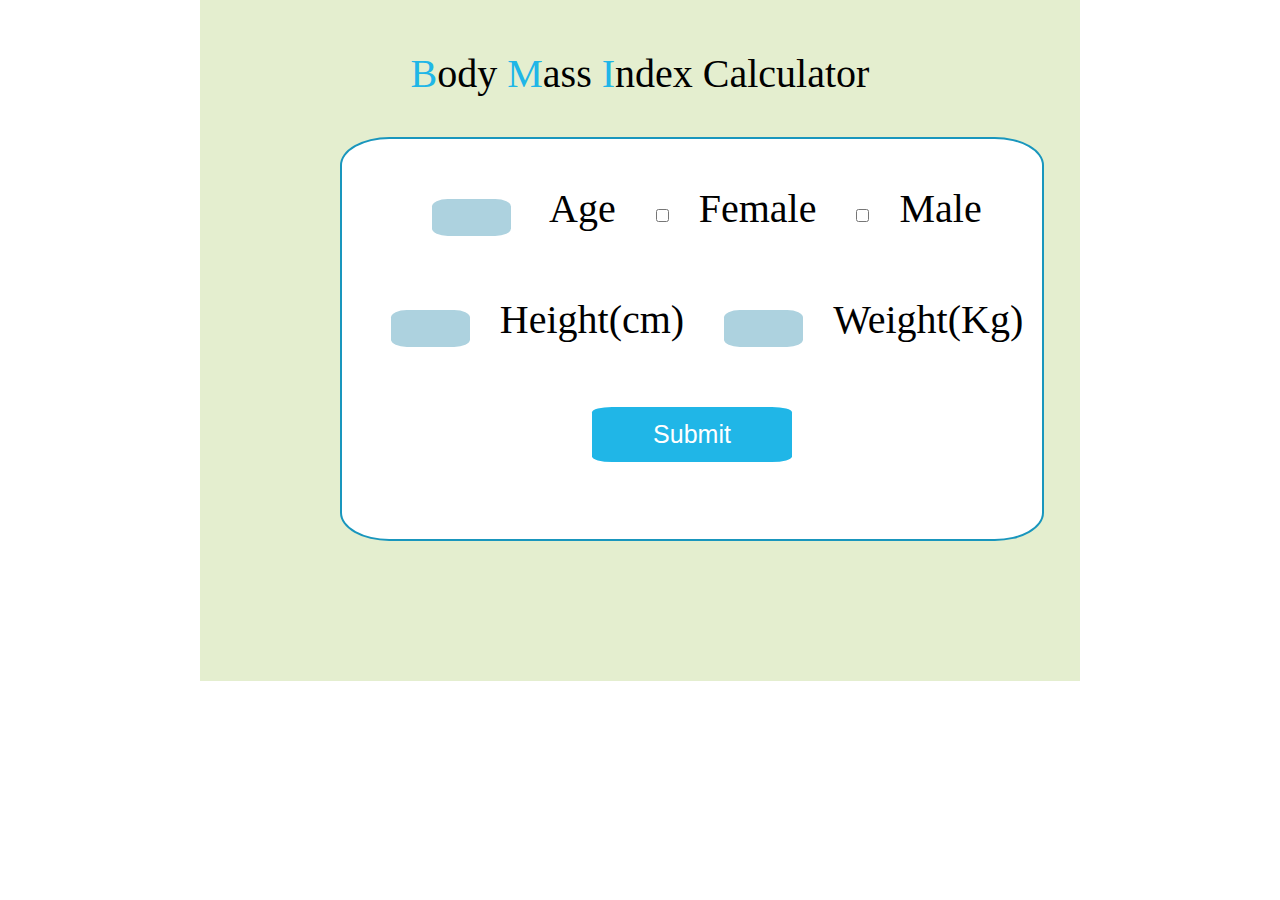
<file: BMI Calculator/index.html>
<!DOCTYPE html>
<html lang="en">
<head>
    <meta charset="UTF-8">
    <meta http-equiv="X-UA-Compatible" content="IE=edge">
    <meta name="viewport" content="width=device-width, initial-scale=1.0">
    <link rel="stylesheet" href="/BMI Calculator/style.css">
    <script src="/BMI Calculator/util.js"></script>
    <title>Body Mass Index Calculator</title>
</head>
<body>
    <div class="main">
        <p> <span>B</span>ody <span>M</span>ass <span>I</span>ndex Calculator </p>
        <div class="formula-UI">
            <div class="container-1">
                <form action="post">
                    <input class="value" id="age" type="text"> Age
                    <input type="checkbox" name="gender" id="female">Female
                    <input type="checkbox" name="gender" id="male">Male
                </form>
            </div>
            <div class="container-2">
                <form action="post">
                    <input class="value" id="height" type="text" name="Height">Height(cm)
                    <input class="value" id="weight" type="text" name="Weight">Weight(Kg)
                </form>
            </div>
            <div >
                <input type="submit" name="Calculate" id="find-BMI" onclick="calculateBMI()">
            </div>
        </div>
        <p id="result"></p>
        <p id="result1"></p>
    </div>
</body>
</html>
</file>
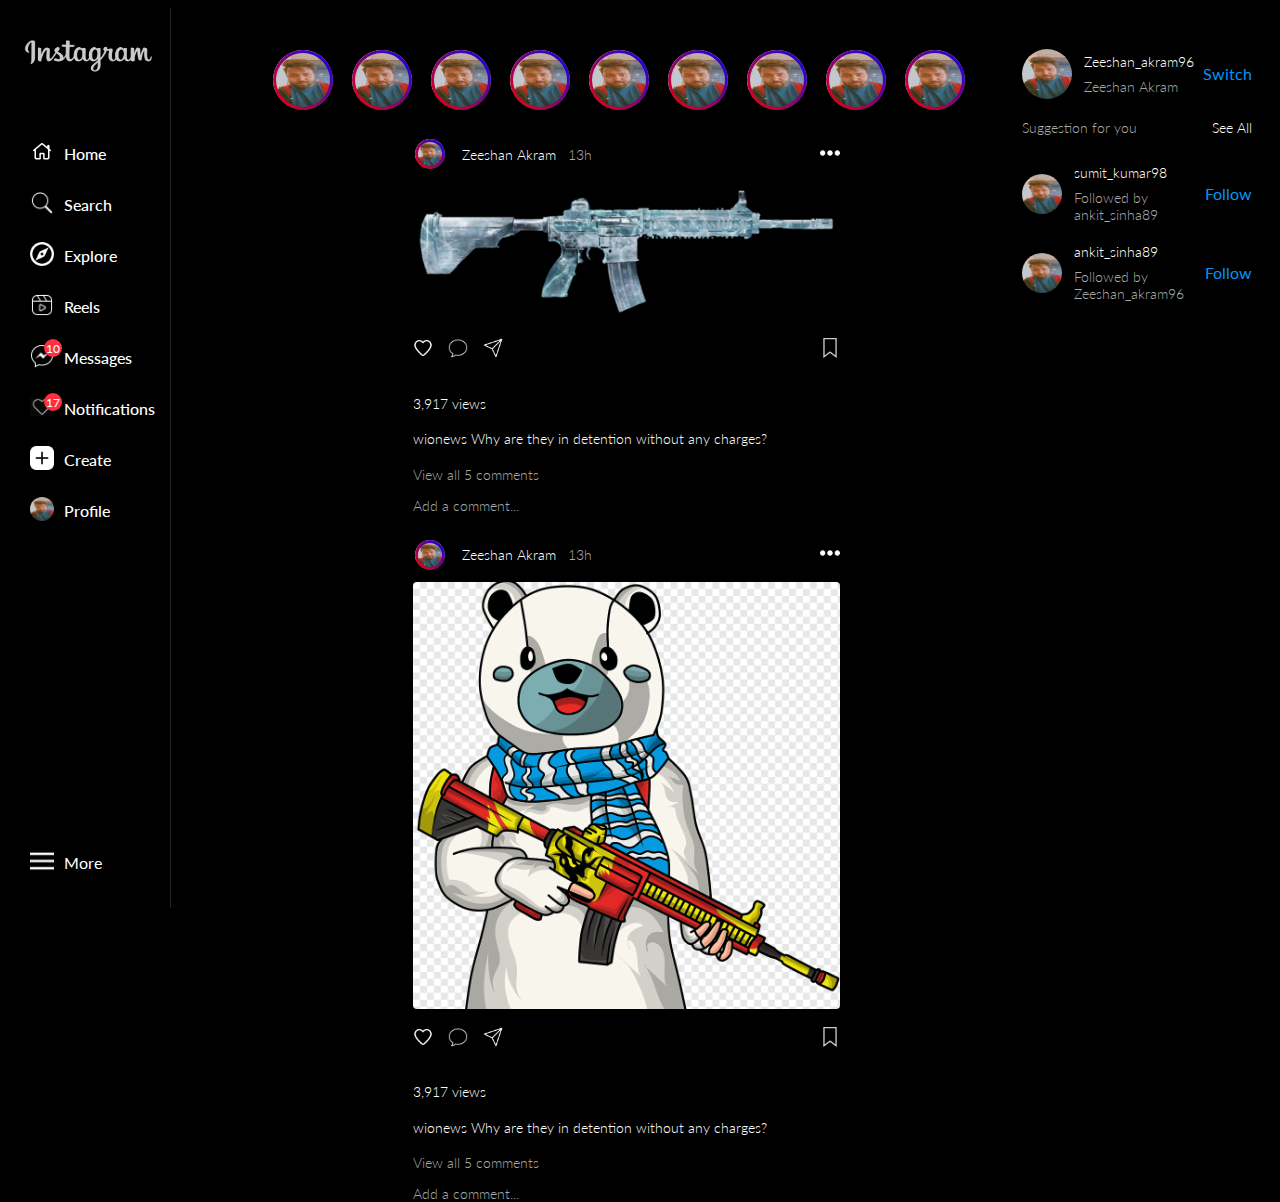
<file: Instagram Clone/index.html>
<!DOCTYPE html>
<html>
    <head>
        <title>Instagram</title>
        <link rel="icon" type="image/x-icon" href="./assets/instagram-icon.png"/>
        <link rel="stylesheet" href="./style.css"/>
        <meta author = "Babloo Mishra" description = "Instagram clone"/>
        <link rel="preconnect" href="https://fonts.googleapis.com">
        <meta name="viewport" content="width=device-width, initial-scale=1">
        <link rel="preconnect" href="https://fonts.gstatic.com" crossorigin>
        <link href="https://fonts.googleapis.com/css2?family=Lato:wght@300;700;900&family=Montserrat:wght@100;300;500;700;900&family=Open+Sans:wght@300;400;700&family=Roboto+Condensed:wght@300;500;400;700&family=Tilt+Prism&display=swap" rel="stylesheet">
    </head>
    <body>
        <div class="main">
            <div class="navigation_container w-15">
                <div>
                <div class="logo_text_wrapper">
                    <img alt = "logo_text" src = "./assets/logo_text.png">
                </div>
                <ul class="navigation_items">
                    <li><a><div class="navigtaion_items_icon"><img alt = "home_icon" src = "./assets/home-icon.png"/></div><p>Home</p></a></li>
                    <li><a><div class="navigtaion_items_icon"><img alt = "search_icon" src = "./assets/Search-icon.png"/></div><p>Search</p></a></li>
                    <li><a><div class="navigtaion_items_icon"><img alt = "explore_icon" src = "./assets/explore-icon.png"/></div><p>Explore</p></a></li>
                    <li><a><div class="navigtaion_items_icon"><img alt = "reels_icon" src = "./assets/reels-icons.png"/></div><p>Reels</p></a></li>
                    <li><a><div class="navigtaion_items_icon"><img alt = "messages_icon" src = "./assets/messenger.png"/><span class="alert_count">10</span></div><p>Messages</p></a></li>
                    <li><a><div class="navigtaion_items_icon"><img alt = "notification_icon" src = "./assets/Notification-icon.png"/><span class="alert_count">17</span></div><p>Notifications</p></a></li>
                    <li><a><div class="navigtaion_items_icon"><img alt = "create_icon" src = "./assets/Create-icon.png"/></div><p>Create</p></a></li>
                    <li><a><div class="navigtaion_items_icon"><img class="profile-photo" alt = "home_icon" src = "./assets/profile.jpg"/></div><p>Profile</p></a></li>
                </ul>
            </div>
                <div class="navigation_footer">
                    <div class="navigtaion_items_icon"><img alt = "home_icon" src = "./assets/hamburger.png"/></div><p>More</p>
                </div>
            </div>
            <div class="posts_container w-60">
                <div class="mobile_view_search">
                    <input class="input_tag" name="search" value = "" placeholder="Search"></input>
                </div>
                <div class="stories_header">
                    <div class="story_image_container">
                        <img class="story_profile" src = "./assets/profile.jpg"/>
                    </div>
                    <div class="story_image_container">
                        <img class="story_profile" src = "./assets/profile.jpg"/>
                    </div>
                    <div class="story_image_container">
                        <img class="story_profile" src = "./assets/profile.jpg"/>
                    </div>
                    <div class="story_image_container">
                        <img class="story_profile" src = "./assets/profile.jpg"/>
                    </div>
                    <div class="story_image_container">
                        <img class="story_profile" src = "./assets/profile.jpg"/>
                    </div>
                    <div class="story_image_container">
                        <img class="story_profile" src = "./assets/profile.jpg"/>
                    </div>
                    <div class="story_image_container">
                        <img class="story_profile" src = "./assets/profile.jpg"/>
                    </div>
                    <div class="story_image_container">
                        <img class="story_profile" src = "./assets/profile.jpg"/>
                    </div>
                    <div class="story_image_container">
                        <img class="story_profile" src = "./assets/profile.jpg"/>
                    </div>
                </div>


                <div class="single_post_container">
                    <div class="single_post">
                        <div class="post_header">
                            <div class="post_profile_section_wrapper">
                                <div class="post_profile_section">
                                    <div class="story_image_container">
                                        <img class="story_profile" src = "./assets/profile.jpg"/>
                                    </div>
                                    <h4 class="profile_name">Zeeshan Akram</h4>
                                    <p class="post_time">13h</p>
                                </div>
                                <div class="dots_wrapper">
                                    <img class="dots" src = "./assets/dots.png">
                                </div>
                            </div>
                        </div>
                        <div class="post_image">
                            <img class="w-100" src = "./assets/post1.png"/>
                        </div>
                        <div class="post_footer">
                            <div class="action_items">
                                <div class="like">
                                    <img alt = "actions_like" src = "./assets/like.png"/>
                                </div>
                                <div class="chat">
                                    <img alt = "actions_comment" src = "./assets/comments.png"/>
                                </div>
                                <div class="share">
                                    <img alt = "actions_share" src = "./assets/share.png"/>
                                </div>
                            </div>
                            <div class="save_btn">
                                <img alt = "actions_bookmark" src = "./assets/bookmark.png"/>
                            </div>
                        </div>
                        <h4 class="profile_name">3,917 views</h4>
                        <h4 class="profile_name">wionews Why are they in detention without any charges?</h4>
                        <p class="post_time">View all 5 comments</p>
                        <p class="post_time">Add a comment...</p>
                    </div>
                    <div class="single_post">
                        <div class="post_header">
                            <div class="post_profile_section_wrapper">
                                <div class="post_profile_section">
                                    <div class="story_image_container">
                                        <img class="story_profile" src = "./assets/profile.jpg"/>
                                    </div>
                                    <h4 class="profile_name">Zeeshan Akram</h4>
                                    <p class="post_time">13h</p>
                                </div>
                                <div class="dots_wrapper">
                                    <img class="dots" src = "./assets/dots.png">
                                </div>
                            </div>
                        </div>
                        <div class="post_image">
                            <img class="w-100" src = "./assets/post2.png"/>
                        </div>
                        <div class="post_footer">
                            <div class="action_items">
                                <div class="like">
                                    <img alt = "actions_like" src = "./assets/like.png"/>
                                </div>
                                <div class="chat">
                                    <img alt = "actions_comment" src = "./assets/comments.png"/>
                                </div>
                                <div class="share">
                                    <img alt = "actions_share" src = "./assets/share.png"/>
                                </div>
                            </div>
                            <div class="save_btn">
                                <img alt = "actions_bookmark" src = "./assets/bookmark.png"/>
                            </div>
                        </div>
                        <h4 class="profile_name">3,917 views</h4>
                        <h4 class="profile_name">wionews Why are they in detention without any charges?</h4>
                        <p class="post_time">View all 5 comments</p>
                        <p class="post_time">Add a comment...</p>
                    </div>
                </div>

            </div>
            <div class="profile_container w-25">
                <div class="profile_header_section">
                    <div class="d-flex">
                        <img class="story_profile" src = "./assets/profile.jpg"/>
                        <div class="profile_description">
                            <p class="profile_name mb_8">Zeeshan_akram96</p>
                            <p class="post_time m_0">Zeeshan Akram</p>
                        </div>
                    </div>
                    <div>
                        <p class="blue_label">Switch</p>
                    </div>
                </div>
                <div class="suggestion_section">
                    <div class="suggestion_header">
                        <p class="post_time m_0">Suggestion for you</p>
                        <p class="profile_name mb_8">See All</p>
                    </div>
                    <div class="profile_header_section">
                        <div class="d-flex">
                            <img class="story_profile" src = "./assets/profile.jpg"/>
                            <div class="profile_description">
                                <p class="profile_name mb_8">sumit_kumar98</p>
                                <p class="post_time m_0">Followed by ankit_sinha89</p>
                            </div>
                        </div>
                        <div>
                            <p class="blue_label">Follow</p>
                        </div>
                    </div>
                    <div class="profile_header_section">
                        <div class="d-flex">
                            <img class="story_profile" src = "./assets/profile.jpg"/>
                            <div class="profile_description">
                                <p class="profile_name mb_8">ankit_sinha89</p>
                                <p class="post_time m_0">Followed by Zeeshan_akram96</p>
                            </div>
                        </div>
                        <div>
                            <p class="blue_label">Follow</p>
                        </div>
                    </div>
                </div>
            </div>
        </div>
    </body>
</html>
</file>
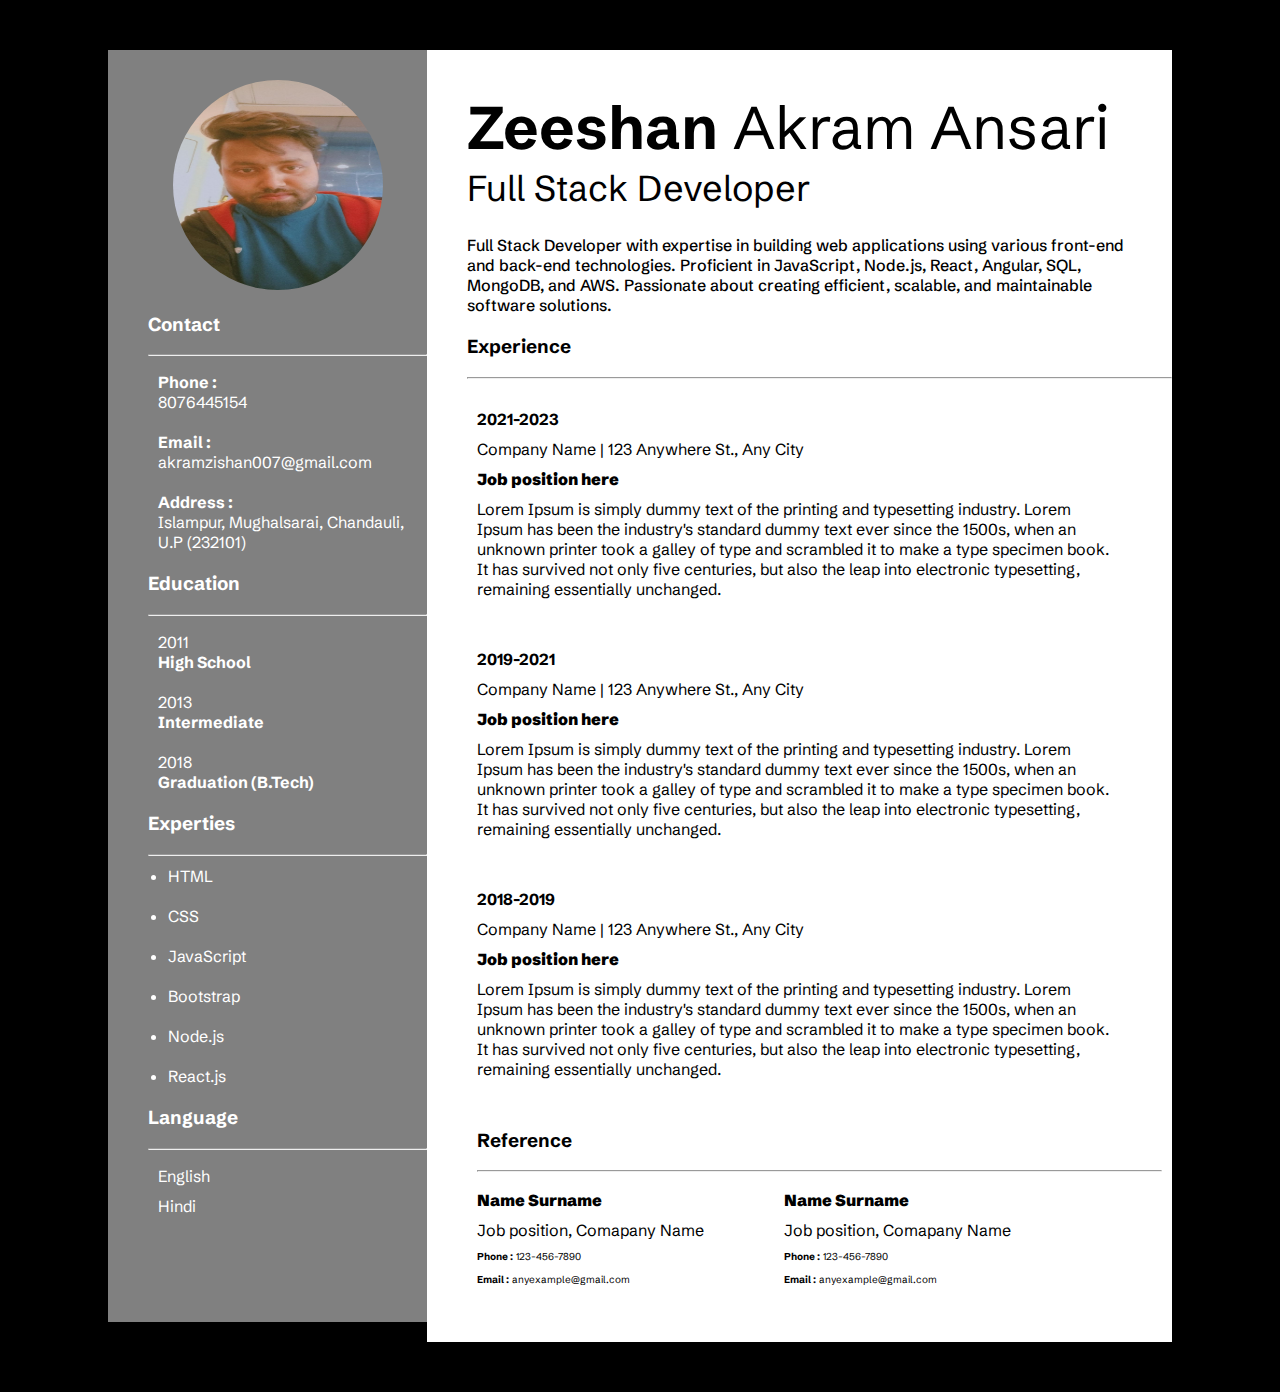
<file: Resume UI/Resume UI.html>
<!DOCTYPE html>
<html lang="en">
<head>
    <meta charset="UTF-8">
    <meta http-equiv="X-UA-Compatible" content="IE=edge">
    <meta name="viewport" content="width=device-width, initial-scale=1.0">
    <title>Resume UI</title>
    <link rel="stylesheet" href="/Resume UI/Resume UI.css">
    <link rel="preconnect" href="https://fonts.googleapis.com">
<link rel="preconnect" href="https://fonts.gstatic.com" crossorigin>
<link href="https://fonts.googleapis.com/css2?family=Schibsted+Grotesk&display=swap" rel="stylesheet">
</head>
<body>
    <div class="main">
        <div class="personal_info">
        <div class="Profile_pic">
            <img src="/Resume UI/Zeeshan pic.jpeg" alt="Profile_pic">
        </div>
        <h3>Contact</h3>
        <hr>
        <ul class="contact_details">
            <li><b>Phone :</b><br> 8076445154</li>
            <li><b>Email : </b><br> akramzishan007@gmail.com</li>
            <li><b>Address : </b><br> Islampur, Mughalsarai, Chandauli, U.P (232101)</li>
        </ul>
        <h3>Education</h3>
        <hr>
        <ul class="education_details">
            <li> 2011 <br><b>High School</b></li>
            <li> 2013 <br><b>Intermediate</b></li>
            <li> 2018 <br><b>Graduation (B.Tech)</b></li>
        </ul>
        <h3>Experties</h3>
        <hr>
        <ul class="experties_details">
            <li> HTML</li>
            <li>CSS</li>
            <li>JavaScript</li>
            <li>Bootstrap</li>
            <li>Node.js</li>
            <li>React.js</li>
        </ul>
        <h3>Language</h3>
        <hr>
        <ul class="language_details">
            <li> English</li>
            <li> Hindi</li>
        </ul>
        </div>
         <div class="Experience_info">
        <p class="title_name"><b>Zeeshan</b> Akram Ansari</p>
        <p class="job_role">Full Stack Developer</p>
        <p class="objective">Full Stack Developer with expertise in building web applications using various front-end and back-end technologies. Proficient in JavaScript, Node.js, React, Angular, SQL, MongoDB, and AWS. Passionate about creating efficient, scalable, and maintainable software solutions.</p>
        <h3>Experience</h3>
        <hr>
        <div class="experties_details">
            <div class="year-wise-experience">
                <h4>2021-2023</h4>
                <p>Company Name | 123 Anywhere St., Any City</p>
                <h4><b>Job position here</b></h4>
                <p>Lorem Ipsum is simply dummy text of the printing and typesetting industry. Lorem Ipsum has been the industry's standard dummy text ever since the 1500s, when an unknown printer took a galley of type and scrambled it to make a type specimen book. It has survived not only five centuries, but also the leap into electronic typesetting, remaining essentially unchanged.</p>
            </div>
            <div class="year-wise-experience">
                <h4>2019-2021</h4>
                <p>Company Name | 123 Anywhere St., Any City</p>
                <h4><b>Job position here</b></h4>
                <p>Lorem Ipsum is simply dummy text of the printing and typesetting industry. Lorem Ipsum has been the industry's standard dummy text ever since the 1500s, when an unknown printer took a galley of type and scrambled it to make a type specimen book. It has survived not only five centuries, but also the leap into electronic typesetting, remaining essentially unchanged.</p>
            </div>
            <div class="year-wise-experience">
                <h4>2018-2019</h4>
                <p>Company Name | 123 Anywhere St., Any City</p>
                <h4><b>Job position here</b></h4>
                <p>Lorem Ipsum is simply dummy text of the printing and typesetting industry. Lorem Ipsum has been the industry's standard dummy text ever since the 1500s, when an unknown printer took a galley of type and scrambled it to make a type specimen book. It has survived not only five centuries, but also the leap into electronic typesetting, remaining essentially unchanged.</p>
            </div>
            <h3>Reference</h3>
            <hr>
            <div class="references_details">
                <div>
                    <h4><b>Name Surname</b></h4>
                    <p>Job position, Comapany Name</p>
                    <div class="references_contact_details">
                        <p><span><b>Phone :</b> 123-456-7890 </span></p>
                        <p><span><b>Email :</b> anyexample@gmail.com </span></p>
                    </div>
                </div>
                <div>
                    <h4><b>Name Surname</b></h4>
                    <p>Job position, Comapany Name</p>
                    <div class="references_contact_details">
                         <p><span><b>Phone :</b> 123-456-7890 </span></p>
                         <p><span><b>Email :</b> anyexample@gmail.com </span></p>
                    </div>
                </div>
            </div>
        </div>
        </div>
    </div>
</body>
</html>
</file>
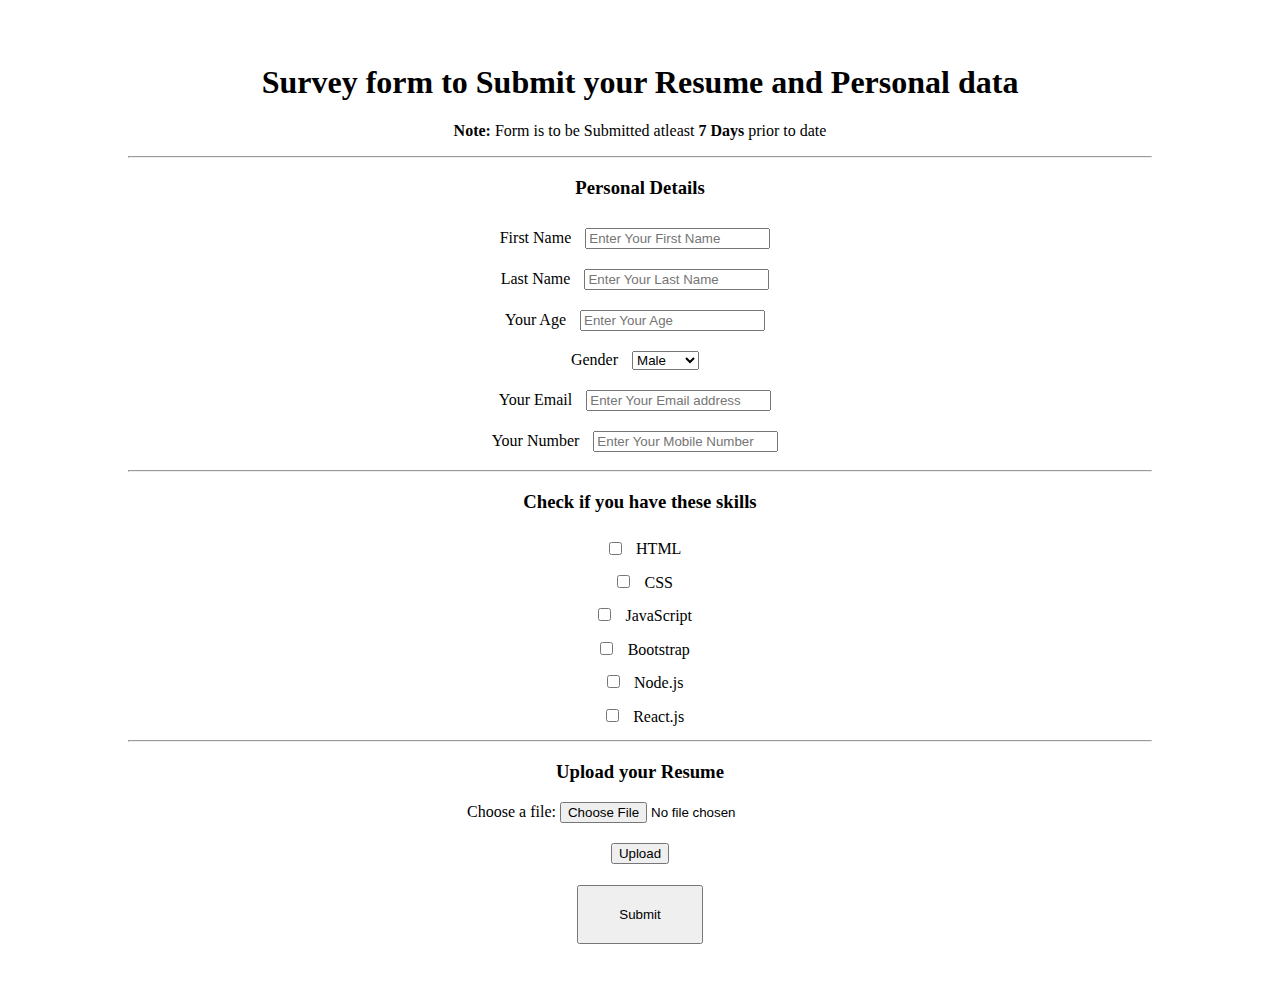
<file: Survey form/Survey_form.html>
<!DOCTYPE html>
<html lang="en">
<head>
    <meta charset="UTF-8">
    <meta http-equiv="X-UA-Compatible" content="IE=edge">
    <meta name="viewport" content="width=device-width, initial-scale=1.0">
    <title>Survey Form</title>
</head>
<body style="margin: 5% 10% 5% 10%;">
    <h1 style="text-align: center;"> Survey form to Submit your Resume and Personal data</h1>
    <p style="text-align: center;"> <span><b> Note: </b></span> Form is to be Submitted atleast <b> 7 Days </b> prior to date</p>
    <hr>
    <h3 style="text-align: center;"> Personal Details</h3>
       <form action="post" style="text-align: center;" >
        <label for="Submit">First Name</label>
        <input type="text" placeholder="Enter Your First Name" style="margin: 10px;">
        <br>
        <label for="Submit">Last Name</label>
        <input type="text" placeholder="Enter Your Last Name" style="margin: 10px;">
        <br>
        <label for="Submit">Your Age</label>
        <input type="text" placeholder="Enter Your Age" style="margin: 10px;">
        <br>
        <label for="Submit"> Gender </label>
        <select name="a" id="Gender" style="margin: 10px;">
            <option value="Male"> Male </option>
            <option value="Female"> Female </option>
            <option value="Other"> Other </option>
        </select>
        <br>
        <label for="Submit">Your Email</label>
        <input type="text" placeholder="Enter Your Email address" style="margin: 10px;">
        <br>
        <label for="Submit">Your Number</label>
        <input type="text" placeholder="Enter Your Mobile Number" style="margin: 10px;">
       </form>
       <hr>
       <h3 style="text-align: center;"> Check if you have these skills</h3>
       <form action="post" style="text-align: center;">
        <input type="checkbox" style="margin: 1%;"> HTML <br>
        <input type="checkbox" style="margin: 1%;"> CSS <br>
        <input type="checkbox" style="margin: 1%;"> JavaScript <br>
        <input type="checkbox" style="margin: 1%;"> Bootstrap <br>
        <input type="checkbox" style="margin: 1%;"> Node.js <br>
        <input type="checkbox" style="margin: 1%;"> React.js
       </form>
       <hr>
       <h3 style="text-align: center;"> Upload your Resume</h3>
       <form action="/upload" method="post" enctype="multipart/form-data" style="text-align: center;">
        <label for="file">Choose a file:</label>
        <input type="file" id="file" name="file" style="padding: 0%;">
        <br>
        <input type="submit" value="Upload" style="margin: 2%;"> <br>
        <input type="Submit" style="padding: 20px 40px;">
      </form>
</body>
</html>
</file>
<file: BMI Calculator/style.css>
body{
    margin: 0;
    padding: 0;
}
.main{
    margin: 0px 200px;
    padding: 10px;
    /*border: solid 1px blue;*/
    text-align: center;
    font-size: 40px;
    background-color: rgb(228, 238, 207);
}

span{
    color: rgb(32, 182, 231);
}
.formula-UI{
    border: solid 2px rgb(25, 150, 189);
    height: 400px;
    width: 700px;
    margin: 10px 50px 130px 130px;
    border-radius: 7%;
    background-color: white;
}
.value{
    height: 35px;
    width: 75px;
    border-radius: 20%;
    background-color: rgb(173, 210, 223);
    border: none;
}
.container-1{
    margin: 30px 10px 30px 10px;
    cursor: pointer;
    
}
.container-2{
    margin: 10px 10px 30px 10px;
    cursor: pointer;
}
.container-1 input{
    margin: 30px;
}
.container-2 input{
    margin: 10px 30px;
}
#find-BMI{
    height: 55px;
    width: 200px;
    border-radius: 10%;
    font-size: 25px;
    background-color: rgb(32, 182, 231);
    color: white;
    border: transparent;
    margin-top: 20px;
    cursor: pointer;
}
#result{
    color:rgb(32, 182, 231) ;
}
</file>
<file: Instagram Clone/style.css>
body{
    background-color: #000000;
    font-family: 'Lato', sans-serif;
}

.mobile_view_search{
   display: none;
}

div{
    color: #ffffff;
}

.main{
    display: flex;
    height: 100vh;
}

.navigation_container{
    border-right: 1px solid #262626;
    padding: 20px 12px;
    display: flex;
    flex-direction: column;
    justify-content: space-between;
}

.w-15{
    width: 15%;
}


.w-60{
    width: 60%;
}

.w-25{
    width: 25%;
}

.logo_text_wrapper{
    max-width: 200px;
    filter: invert(1);
}

.logo_text_wrapper img{
    width: 100%;
}

.navigation_items{
    text-decoration: none;
    list-style: none;
    padding: 0;
    margin-top: 50px;
}

.navigation_items li a, .navigation_footer{
    display: flex;
    align-items: center;
    margin-top: ;
}

.navigation_items li{
   cursor: pointer; 
}

.navigation_footer:hover{
    background-color: #121212;
    border-radius: 30px;
}

.navigation_items li:hover{
    background-color: #121212;
    border-radius: 30px;
}

.navigtaion_items_icon{
    width: 24px;
    padding: 10px;
}

.navigtaion_items_icon img, .post_profile_section_wrapper .dots{
    width: 100%;
    filter: invert(1);
}
.navigtaion_items_icon .profile-photo{
    filter: invert(0);
    border-radius: 50%;
}
.navigation_items p{
    font-weight: 500;
}

.alert_count{
    background-color: #ff2f40;
    width: 14px;
    height: 14px;
    border-radius: 50%;
    font-size: 12px;
    padding: 2px;
    position: absolute;
    top: 5px;
    right: 2px;
}

.navigtaion_items_icon{
    position: relative;

}



.stories_header{
    display: flex;
    margin-bottom: 15px;
}

.posts_container{
    padding: 40px 20px 0px 100px;
}

.story_image_container{
    width: 60px;
    height: 60px;
    border-radius: 50%;
    border: 2px solid transparent; /*2*/
    position: relative;
    margin-right: 15px;
}

  .story_image_container::before {
    content: "";
    position: absolute;
    inset: 0;
    border-radius: 50px; 
    padding: 3px; 
    background:linear-gradient(45deg,red,blue); 
    -webkit-mask: 
       linear-gradient(#fff 0 0) content-box, 
       linear-gradient(#fff 0 0);
    -webkit-mask-composite: xor;
            mask-composite: exclude; 
  }
  

.story_image_container img{
    width: 100%;
    border-radius: 50%;
}

.post_profile_section{
    display: flex;
    align-items: center;
}

.post_profile_section .story_image_container{
    width: 30px;
    height: 30px;
}

.profile_name{
    font-size: 14px;
    font-weight: 300;
    margin-right: 12px;
}

.post_time{
    font-size: 14px;
    font-weight: 300;
    margin-right: 12px;
    color: #a8a8a8;
}

.post_profile_section_wrapper{
    display: flex;
    align-items: center;
    justify-content: space-between;
}

.dots_wrapper{
    width: 20px;
    cursor: pointer;
}

.single_post{
    width: 60%;
    margin: 0 auto;
}

.post_image{
    max-width: 100%;
}

.post_image img{
    border-radius: 4px;
}

.w-100{
    width: 100%;
}

.post_footer{
    display: flex;
    justify-content: space-between;
    padding: 15px 0;
}

.post_footer img{
    filter: invert(1);
    width: 20px;
    cursor: pointer;
}

.action_items{
    display: flex;
    align-items: center;
    gap : 15px;
}

/* .action_items div{
    margin-right: 15px;
} */

.d-flex{
    display: flex;
    align-items: center;
}

.story_profile{
    width: 50px;
    border-radius: 50%;
}

.m_0{
    margin: 0;
}

.mb_8{
    margin: 0;
    margin-bottom: 8px;
}

.profile_description{
    margin-left: 12px;
}

.profile_header_section{
    display: flex;
    align-items: center;
    justify-content: space-between;
}

.profile_container{
    padding: 40px 20px 0px 20px;
}

.blue_label{
    color: #0095f6;
    cursor: pointer;
}

.suggestion_header{
    display: flex;
    justify-content: space-between;
    padding: 20px 0 0 0;
}

.suggestion_section .profile_header_section{
    margin-top: 20px ;
}

.suggestion_section .profile_header_section img{
   width: 40px;
}


@media only screen and (max-width: 600px) {
    .navigation_container, .profile_container{
        display: none;
    }
    .posts_container{
        padding: 0;
        width: 100%;
    }
    .single_post{
        width: 90%;
    }

    .story_image_container{
        
    }

    .stories_header{
        overflow: auto;
    }

    .stories_header .story_profile{
        width: 56px !important;
    }

    .mobile_view_search{
        padding: 10px 10px;
        margin-bottom: 18px;
        display: flex;
        justify-content: center;
        border-bottom: 1px solid #262626;
    }

    .mobile_view_search .input_tag{
        background : #262626;
        padding: 10px;
        border-radius: 8px;
        outline: none;
        border: none;
        width: 80%;
    }

  }
</file>
<file: Resume UI/Resume UI.css>
body{
    background-color: black;
}
.main{
    display: flex;
    margin: 50px 100px 50px 100px;
    /*border: 2px solid blue;*/
}
.personal_info{
    height: 100%;
    width: 30%;
    background-color: gray;
    color: white;
    padding-bottom: 90px;
    font-family: 'Schibsted Grotesk', sans-serif;
    /*border-left: 2px solid;*/
}
h1{
    margin-left: 40px;
}
h3{
    margin-left: 40px;
}
hr{
    margin-left: 40px;
}
.Experience_info{
    height: 100%;
    width: 70%;
    background-color: white;
    font-family: 'Schibsted Grotesk', sans-serif;
}
hr{
    /*height: 1px;
    color: gray;*/
}
.contact_details{
    text-decoration: none;
    list-style: none;
}
.contact_details li{
    margin: 5px 10px 20px 10px;
}
.education_details{
    text-decoration: none;
    list-style: none;
}
.education_details li{
    margin: 5px 10px 20px 10px;
}
.Profile_pic img{
    height: 210px;
    width: 210px;
    border-radius: 50%;
}
.Profile_pic{
    margin: 30px 40px 10px 65px;
}
.experties_details{
    text-decoration: none;
    margin: 10px;
}
.experties_details li{
    margin: 5px 10px 20px 10px;
}
.language_details{
    text-decoration: none;
    list-style: none;
}
.language_details li{
    margin: 5px 10px 10px 10px;
}
.title_name{
    margin: 40px 10px 2px 40px;
    font-size: 60px;
    font-style: normal;
}
.job_role{
    font-size: 36px;
    margin: 2px 10px 25px 40px;
}
.objective{
    margin: 16px 30px 20px 40px;
    font-weight: 500;
}
.experties_details h4,p{
    margin: 10px 40px; 
}
.year-wise-experience{
    margin: 30px 10px 50px 0px;
}
.references_details{
    display: flex;
    padding-bottom: 36px;
}
.references_contact_details{
    font-size: 10px;
}
</file>
